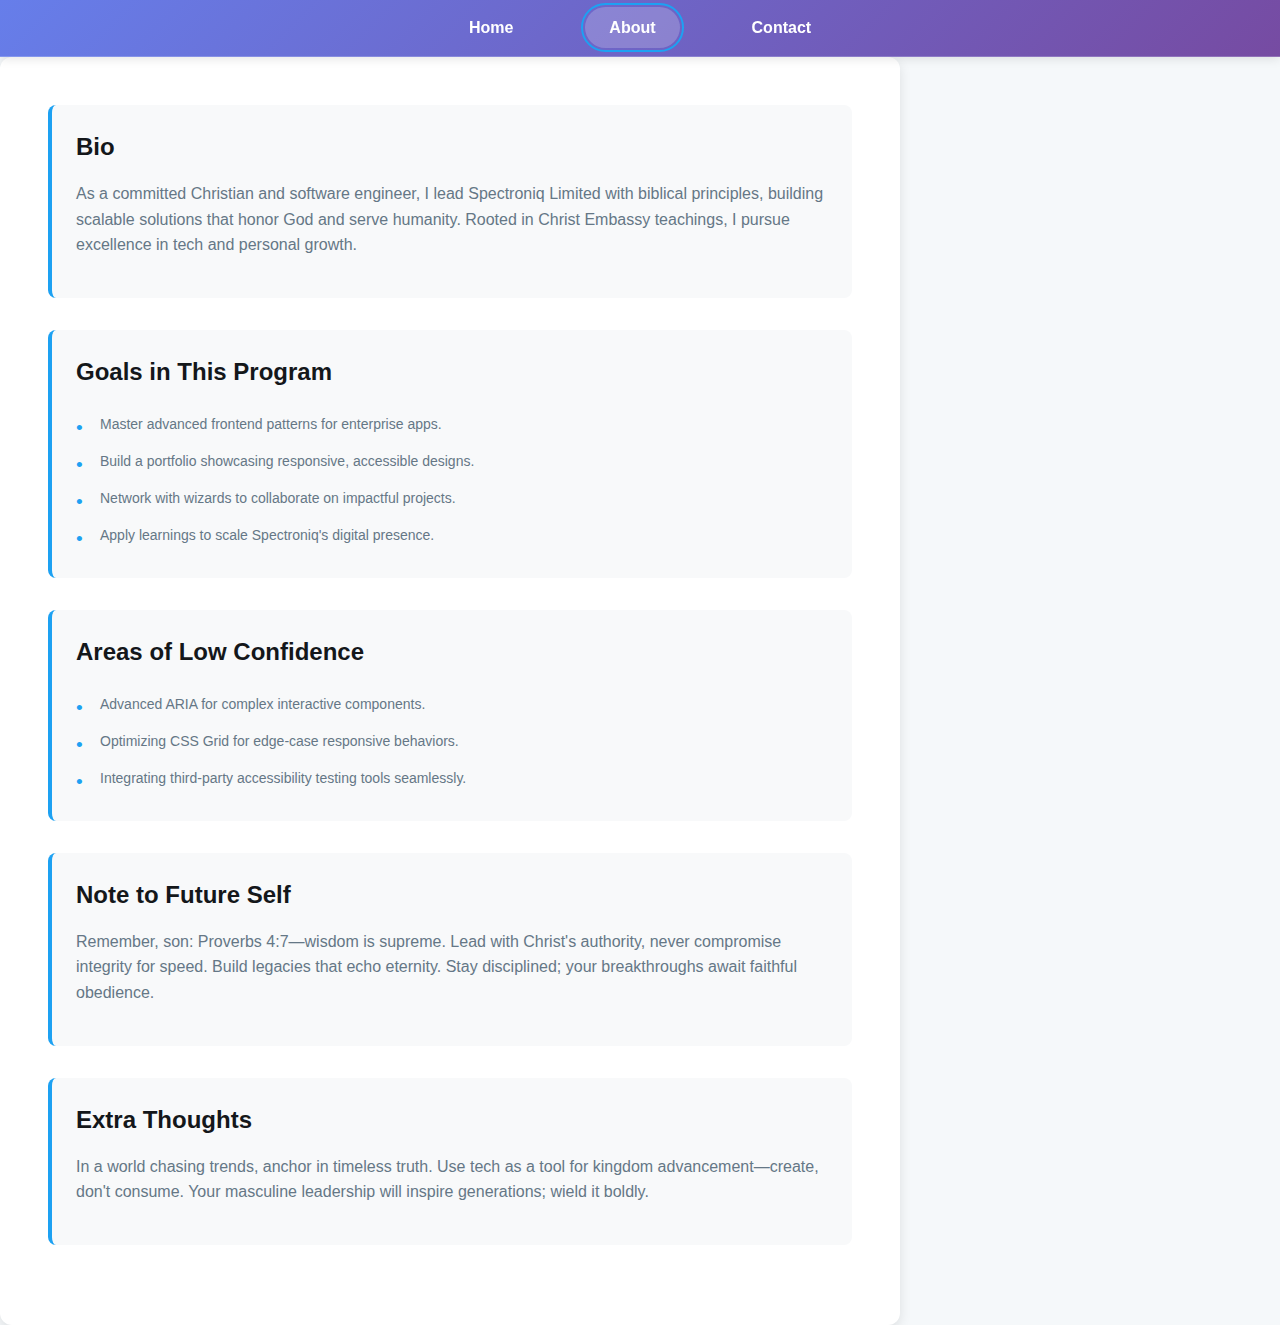
<file: about.html>
<!-- about.html -->
<!doctype html>
<html lang="en">
  <head>
    <meta charset="UTF-8" />
    <meta name="viewport" content="width=device-width, initial-scale=1.0" />
    <title>About - Kingsley Ihemelandu</title>
    <link rel="stylesheet" href="style.css" />
  </head>
  <body>
    <header class="site-header">
      <nav class="main-nav" role="navigation" aria-label="Main navigation">
        <ul class="nav-list">
          <li><a href="index.html" class="nav-link">Home</a></li>
          <li><a href="about.html" class="nav-link active">About</a></li>
          <li><a href="contact.html" class="nav-link">Contact</a></li>
        </ul>
      </nav>
    </header>

    <main data-testid="test-about-page" class="about-page">
      <section data-testid="test-about-bio" class="about-section">
        <h2>Bio</h2>
        <p>
          As a committed Christian and software engineer, I lead Spectroniq
          Limited with biblical principles, building scalable solutions that
          honor God and serve humanity. Rooted in Christ Embassy teachings, I
          pursue excellence in tech and personal growth.
        </p>
      </section>

      <section data-testid="test-about-goals" class="about-section">
        <h2>Goals in This Program</h2>
        <ul>
          <li>Master advanced frontend patterns for enterprise apps.</li>
          <li>Build a portfolio showcasing responsive, accessible designs.</li>
          <li>Network with wizards to collaborate on impactful projects.</li>
          <li>Apply learnings to scale Spectroniq's digital presence.</li>
        </ul>
      </section>

      <section data-testid="test-about-confidence" class="about-section">
        <h2>Areas of Low Confidence</h2>
        <ul>
          <li>Advanced ARIA for complex interactive components.</li>
          <li>Optimizing CSS Grid for edge-case responsive behaviors.</li>
          <li>
            Integrating third-party accessibility testing tools seamlessly.
          </li>
        </ul>
      </section>

      <section data-testid="test-about-future-note" class="about-section">
        <h2>Note to Future Self</h2>
        <p>
          Remember, son: Proverbs 4:7—wisdom is supreme. Lead with Christ's
          authority, never compromise integrity for speed. Build legacies that
          echo eternity. Stay disciplined; your breakthroughs await faithful
          obedience.
        </p>
      </section>

      <section data-testid="test-about-extra" class="about-section">
        <h2>Extra Thoughts</h2>
        <p>
          In a world chasing trends, anchor in timeless truth. Use tech as a
          tool for kingdom advancement—create, don't consume. Your masculine
          leadership will inspire generations; wield it boldly.
        </p>
      </section>
    </main>

    <script src="script.js"></script>
  </body>
</html>
</file>
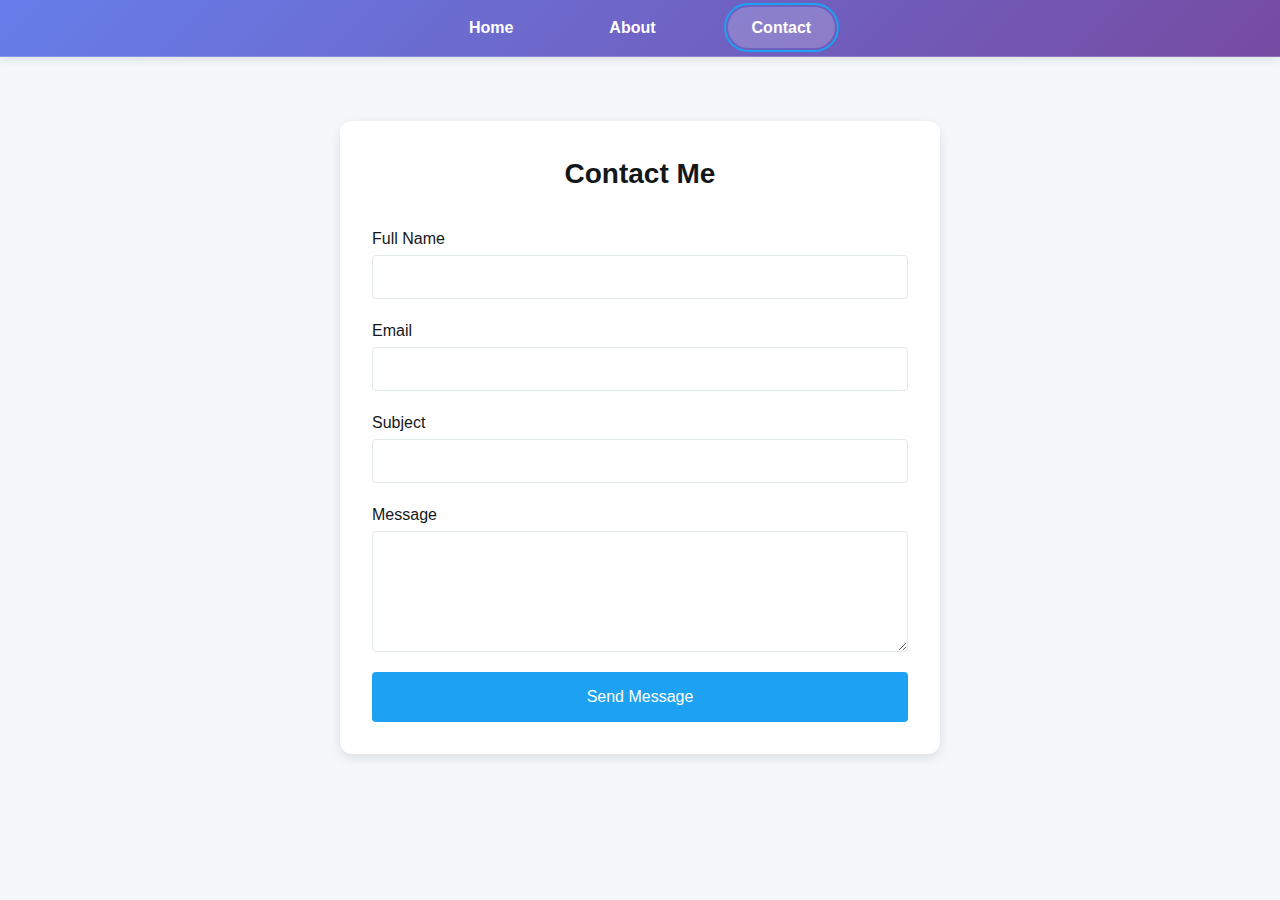
<file: contact.html>
<!-- contact.html -->
<!doctype html>
<html lang="en">
  <head>
    <meta charset="UTF-8" />
    <meta name="viewport" content="width=device-width, initial-scale=1.0" />
    <title>Contact - Kingsley Ihemelandu</title>
    <link rel="stylesheet" href="style.css" />
  </head>
  <body>
    <header class="site-header">
      <nav class="main-nav" role="navigation" aria-label="Main navigation">
        <ul class="nav-list">
          <li><a href="index.html" class="nav-link">Home</a></li>
          <li><a href="about.html" class="nav-link">About</a></li>
          <li><a href="contact.html" class="nav-link active">Contact</a></li>
        </ul>
      </nav>
    </header>

    <main class="main-content">
      <article class="contact-card">
        <h1>Contact Me</h1>
        <form id="contact-form" class="contact-form" novalidate>
          <div class="form-group">
            <label for="name">Full Name</label>
            <input
              type="text"
              id="name"
              name="name"
              data-testid="test-contact-name"
              required
              aria-describedby="name-error"
            />
            <span
              id="name-error"
              class="error"
              data-testid="test-contact-error-name"
              role="alert"
              aria-live="polite"
            ></span>
          </div>

          <div class="form-group">
            <label for="email">Email</label>
            <input
              type="email"
              id="email"
              name="email"
              data-testid="test-contact-email"
              required
              pattern="[^@]+@[^@]+\.[^@]+"
              aria-describedby="email-error"
            />
            <span
              id="email-error"
              class="error"
              data-testid="test-contact-error-email"
              role="alert"
              aria-live="polite"
            ></span>
          </div>

          <div class="form-group">
            <label for="subject">Subject</label>
            <input
              type="text"
              id="subject"
              name="subject"
              data-testid="test-contact-subject"
              required
              aria-describedby="subject-error"
            />
            <span
              id="subject-error"
              class="error"
              data-testid="test-contact-error-subject"
              role="alert"
              aria-live="polite"
            ></span>
          </div>

          <div class="form-group">
            <label for="message">Message</label>
            <textarea
              id="message"
              name="message"
              data-testid="test-contact-message"
              required
              minlength="10"
              aria-describedby="message-error"
              rows="5"
            ></textarea>
            <span
              id="message-error"
              class="error"
              data-testid="test-contact-error-message"
              role="alert"
              aria-live="polite"
            ></span>
          </div>

          <button
            type="submit"
            data-testid="test-contact-submit"
            class="submit-btn"
          >
            Send Message
          </button>
        </form>

        <div
          id="success-message"
          class="success"
          data-testid="test-contact-success"
          role="alert"
          aria-live="polite"
          style="display: none"
        >
          Thank you! Your message has been sent. I'll respond soon.
        </div>
      </article>
    </main>

    <script src="script.js"></script>
  </body>
</html>
</file>
<file: style.css>
/* styles.css - Updated for better navbar and about page */
:root {
  --primary-color: #1da1f2;
  --bg-color: #f5f8fa;
  --text-color: #14171a;
  --border-color: #e1e8ed;
  --error-color: #e0245e;
  --success-color: #17bf63;
  --focus-outline: #1da1f2 solid 2px;
  --header-bg: linear-gradient(135deg, #667eea 0%, #764ba2 100%);
}

* {
  box-sizing: border-box;
  margin: 0;
  padding: 0;
}

body {
  font-family:
    -apple-system, BlinkMacSystemFont, "Segoe UI", Roboto, sans-serif;
  background-color: var(--bg-color);
  color: var(--text-color);
  line-height: 1.5;
  display: flex;
  flex-direction: column;
  min-height: 100vh;
}

.site-header {
  background: var(--header-bg);
  border-bottom: 1px solid rgba(255, 255, 255, 0.2);
  position: sticky;
  top: 0;
  z-index: 10;
  box-shadow: 0 2px 10px rgba(0, 0, 0, 0.1);
}

.main-nav {
  max-width: 1200px;
  margin: 0 auto;
  padding: 0 1rem;
}

.nav-list {
  display: flex;
  list-style: none;
  justify-content: center;
  gap: 3rem;
  padding: 1rem 0;
}

.nav-link {
  text-decoration: none;
  color: white;
  font-weight: 600;
  padding: 0.75rem 1.5rem;
  border-radius: 25px;
  transition: all 0.3s ease;
  position: relative;
}

.nav-link:hover,
.nav-link:focus,
.nav-link.active {
  background: rgba(255, 255, 255, 0.2);
  transform: translateY(-2px);
  outline: var(--focus-outline);
  outline-offset: 2px;
}

.main-content {
  flex: 1;
  display: flex;
  justify-content: center;
  align-items: flex-start;
  padding: 2rem 1rem;
  max-width: 1200px;
  margin: 0 auto;
  width: 100%;
}

.profile-card,
.contact-card,
.about-page {
  background: white;
  border-radius: 12px;
  box-shadow: 0 4px 12px rgba(0, 0, 0, 0.1);
  overflow: hidden;
  width: 100%;
  max-width: 600px;
  padding: 2rem;
}

.about-page {
  max-width: 900px;
  padding: 3rem;
}

.profile-header {
  display: flex;
  align-items: center;
  padding-bottom: 1rem;
  border-bottom: 1px solid var(--border-color);
  margin-bottom: 1rem;
}

.avatar-container {
  margin-right: 1rem;
}

.avatar-container img {
  width: 60px;
  height: 60px;
  border-radius: 50%;
  object-fit: cover;
}

.user-name {
  font-size: 1.25rem;
  font-weight: bold;
}

.user-bio {
  font-size: 0.875rem;
  color: #657786;
  margin-bottom: 1rem;
}

.user-time {
  font-size: 0.75rem;
  color: #657786;
  font-family: monospace;
  margin-bottom: 1rem;
}

.social-links {
  margin-bottom: 1rem;
}

.social-list {
  list-style: none;
  display: flex;
  flex-direction: column;
  gap: 0.5rem;
}

.social-list a {
  color: var(--primary-color);
  text-decoration: none;
  font-weight: 500;
  padding: 0.5rem 0;
  display: block;
  border-radius: 4px;
  transition: background-color 0.2s;
}

.social-list a:hover,
.social-list a:focus {
  background-color: #f7f9fa;
  outline: var(--focus-outline);
  outline-offset: 2px;
}

.hobbies-section,
.dislikes-section,
.about-section {
  margin-bottom: 2rem;
  padding: 1.5rem;
  background: #f8f9fa;
  border-radius: 8px;
  border-left: 4px solid var(--primary-color);
}

.hobbies-section h3,
.dislikes-section h3,
.about-section h2 {
  font-size: 1.5rem;
  margin-bottom: 1rem;
  color: var(--text-color);
}

.hobbies-list,
.dislikes-list,
.about-section ul {
  list-style: none;
  font-size: 0.875rem;
}

.hobbies-list li,
.dislikes-list li,
.about-section ul li {
  padding: 0.5rem 0;
  color: #657786;
  position: relative;
  padding-left: 1.5rem;
}

.hobbies-list li::before,
.dislikes-list li::before,
.about-section ul li::before {
  content: "•";
  color: var(--primary-color);
  font-size: 1.2rem;
  position: absolute;
  left: 0;
}

.about-section p {
  color: #657786;
  font-size: 1rem;
  line-height: 1.6;
  margin-bottom: 1rem;
}

/* Contact Form Styles */
.contact-card h1 {
  text-align: center;
  margin-bottom: 2rem;
  font-size: 1.75rem;
}

.contact-form {
  display: flex;
  flex-direction: column;
  gap: 1rem;
}

.form-group {
  display: flex;
  flex-direction: column;
}

.form-group label {
  font-weight: 500;
  margin-bottom: 0.25rem;
  color: var(--text-color);
}

.form-group input,
.form-group textarea {
  padding: 0.75rem;
  border: 1px solid var(--border-color);
  border-radius: 4px;
  font-size: 1rem;
  transition: border-color 0.2s;
}

.form-group input:focus,
.form-group textarea:focus {
  outline: var(--focus-outline);
  border-color: var(--primary-color);
}

.error {
  color: var(--error-color);
  font-size: 0.875rem;
  margin-top: 0.25rem;
  display: block;
}

.success {
  background: #d4edda;
  color: #155724;
  padding: 1rem;
  border-radius: 4px;
  text-align: center;
  margin-top: 1rem;
}

.submit-btn {
  background: var(--primary-color);
  color: white;
  border: none;
  padding: 1rem;
  border-radius: 4px;
  font-size: 1rem;
  font-weight: 500;
  cursor: pointer;
  transition: background-color 0.2s;
}

.submit-btn:hover,
.submit-btn:focus {
  background: #0d8bd9;
  outline: var(--focus-outline);
  outline-offset: 2px;
}

.submit-btn:disabled {
  background: #ccc;
  cursor: not-allowed;
}

/* Responsive */
@media (max-width: 768px) {
  .nav-list {
    gap: 1rem;
    padding: 0.75rem 0;
  }

  .nav-link {
    padding: 0.5rem 1rem;
    font-size: 0.9rem;
  }

  .profile-header {
    flex-direction: column;
    text-align: center;
  }

  .avatar-container {
    margin-right: 0;
    margin-bottom: 1rem;
  }

  .social-list {
    flex-direction: row;
    justify-content: space-around;
  }

  .social-list a {
    text-align: center;
    padding: 0.5rem 1rem;
  }

  .main-content {
    padding: 1rem;
  }

  .profile-card,
  .contact-card,
  .about-page {
    padding: 1.5rem;
    margin: 0;
  }

  .about-page {
    padding: 2rem;
  }

  .hobbies-section,
  .dislikes-section,
  .about-section {
    padding: 1rem;
  }
}

@media (min-width: 769px) {
  .main-content {
    padding: 4rem 2rem;
  }
}
</file>
